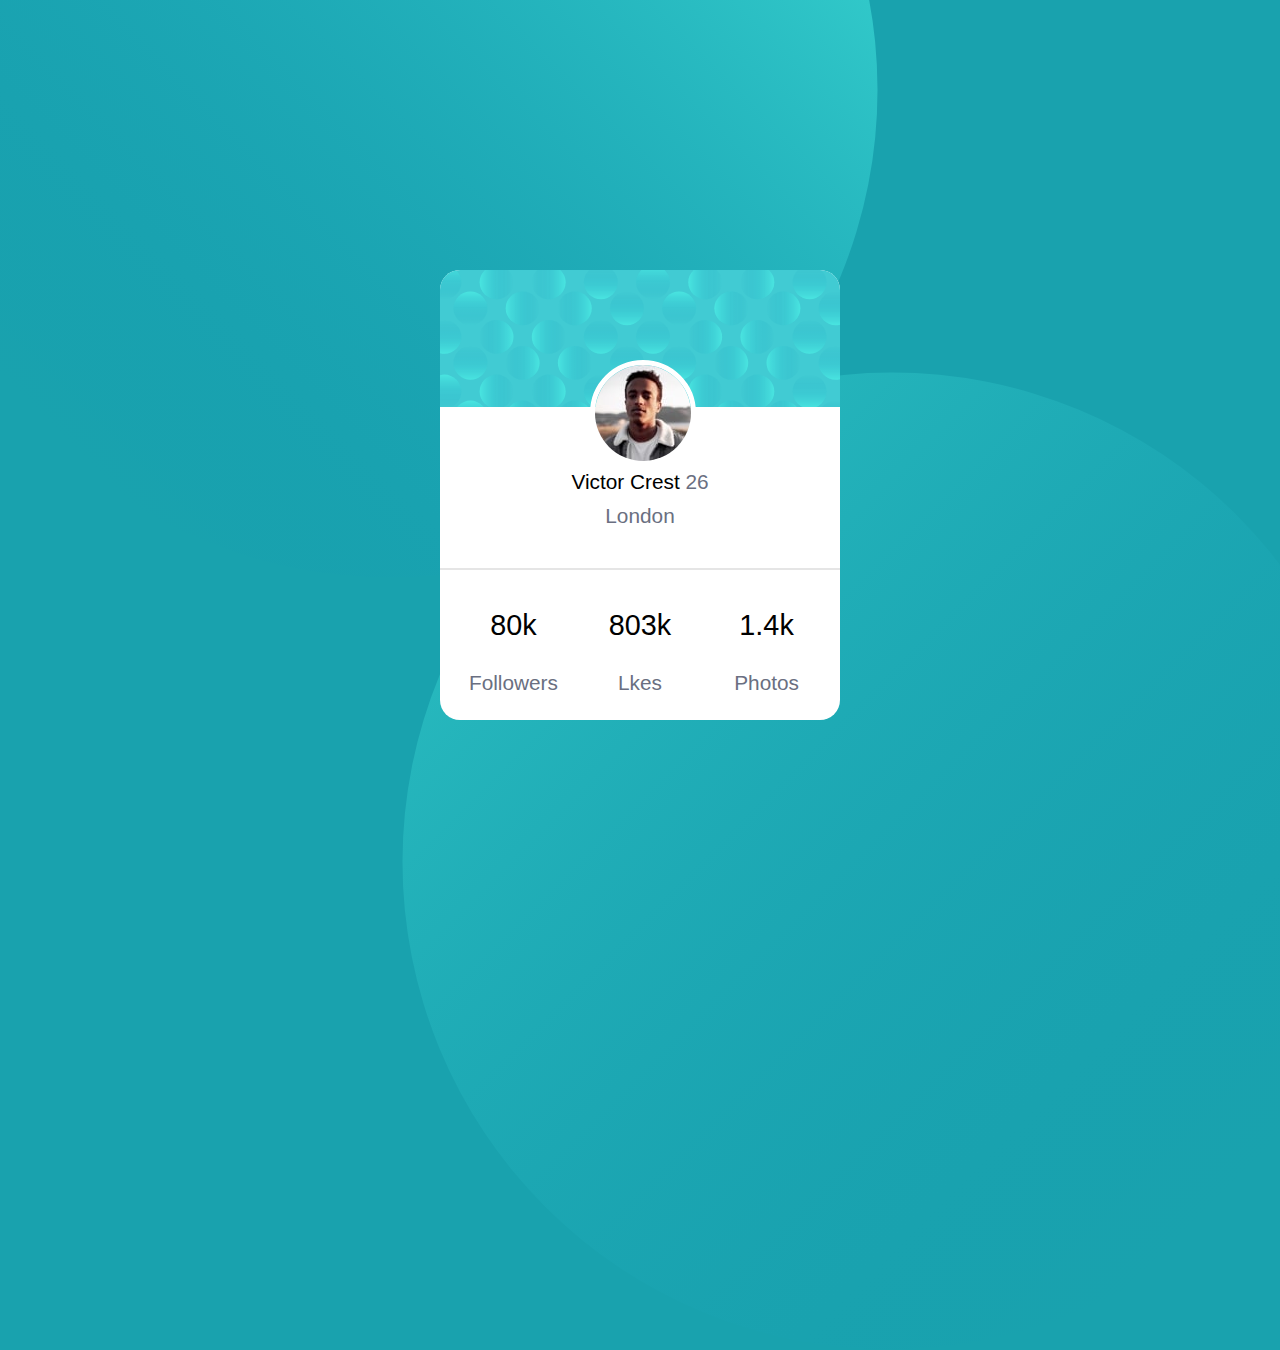
<file: HTML_CSS/card-component/index.html>
<!DOCTYPE html>
<html lang="en">
  <head>
    <meta charset="UTF-8" />
    <meta name="viewport" content="width=device-width, initial-scale=1.0" />
    <link rel="stylesheet" href="css/styles.css" />
    <title>Profile card component</title>
  </head>
  <body>
    <img
      src="./assets/images/top-circle.svg"
      alt=""
      class="bg__img bg__img--top"
    />
    <img
      src="./assets/images/bottom-circle.svg"
      alt=""
      class="bg__img bg__img--bottom"
    />

    <article class="card">
      <header class="card__header">
        <img src="./assets/images/card-pattern.svg" class="card__bg" />
        <img src="./assets/images/victor.jpg" class="card__photo" />
      </header>

      <section class="card__body">
        <p class="card__text">
          Victor Crest <span class="card__text--light">26</span>
        </p>
        <p class="card__text card__text--light">London</p>
      </section>

      <footer class="card__footer">
        <div class="card__stats">
          <p class="card__number">80k</p>
          <p class="card__text card__text--light">Followers</p>
        </div>
        <div class="card__stats">
          <p class="card__number">803k</p>
          <p class="card__text card__text--light">Lkes</p>
        </div>
        <div class="card__stats">
          <p class="card__number">1.4k</p>
          <p class="card__text card__text--light">Photos</p>
        </div>
      </footer>
    </article>
  </body>
</html>
</file>
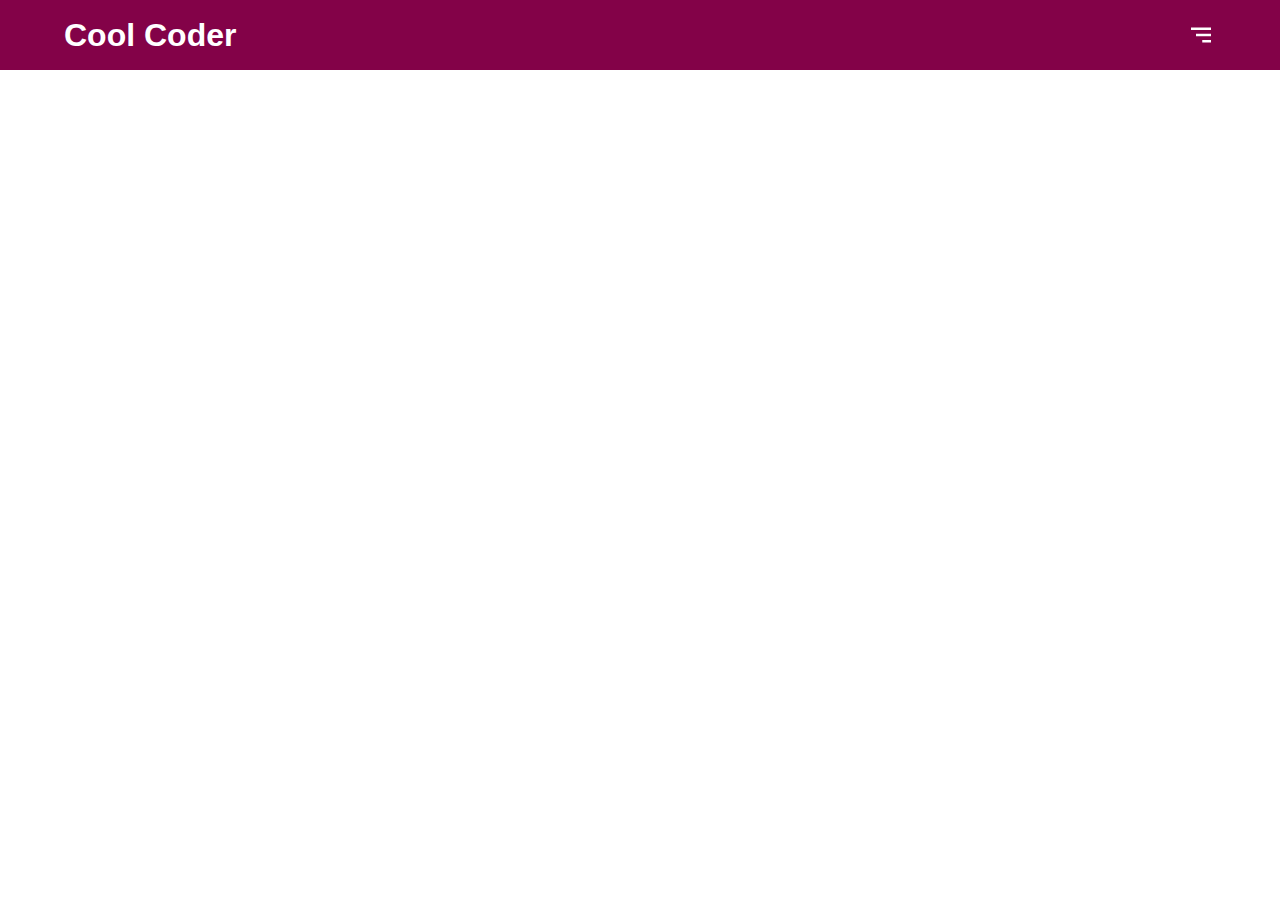
<file: HTML_CSS/Drop-down/index.html>
<!DOCTYPE html>
<html lang="en">
  <head>
    <meta charset="UTF-8" />
    <meta name="viewport" content="width=device-width, initial-scale=1.0" />
    <link rel="stylesheet" href="./assets/styles.css" />
    <title>Dropdown using only modern css</title>
  </head>
  <body>
    <nav class="nav">
      <div class="nav__container">
        <h1 class="nav__title">Cool Coder</h1>
        <a href="#menu" class="nav__menu">
          <img src="./assets/imgs/menu.svg" class="nav__icon" />
        </a>
        <a href="#" class="nav__menu nav__menu--second">
          <img src="./assets/imgs/close.svg" class="nav__icon" />
        </a>
        <ul class="dropdown" id="menu">
          <li class="dropdown__list">
            <a href="#" class="dropdown__link">
              <img
                src="./assets/imgs/house.svg"
                alt=""
                class="dropdown__icon"
              />
              <span class="dropdown__span">Home</span>
            </a>
          </li>

          <li class="dropdown__list">
            <a href="#" class="dropdown__link">
              <img
                src="./assets/imgs/projects.svg"
                alt=""
                class="dropdown__icon"
              />
              <span class="dropdown__span">Projects</span>
              <img src="./assets/imgs/down.svg" class="dropdown__arrow" />
              <input type="checkbox" name="" class="dropdown__check" />
            </a>

            <div class="dropdown__content">
              <ul class="dropdown__sub">
                <li class="dropdown__li">
                  <a href="" class="dropdown__anchor">Project 1</a>
                </li>
                <li class="dropdown__li">
                  <a href="" class="dropdown__anchor">Project 2</a>
                </li>
                <li class="dropdown__li">
                  <a href="" class="dropdown__anchor">Project 3</a>
                </li>
              </ul>
            </div>
          </li>

          <li class="dropdown__list">
            <a href="#" class="dropdown__link">
              <img
                src="./assets/imgs/email.svg"
                alt=""
                class="dropdown__icon"
              />
              <span class="dropdown__span">Email</span>
              <img src="./assets/imgs/down.svg" class="dropdown__arrow" />
              <input type="checkbox" name="" class="dropdown__check" />
            </a>

            <div class="dropdown__content">
              <ul class="dropdown__sub">
                <li class="dropdown__li">
                  <a href="" class="dropdown__anchor">Contact 1</a>
                </li>
                <li class="dropdown__li">
                  <a href="" class="dropdown__anchor">Contact 2</a>
                </li>
              </ul>
            </div>
          </li>

          <li class="dropdown__list">
            <a href="#" class="dropdown__link">
              <img src="./assets/imgs/help.svg" alt="" class="dropdown__icon" />
              <span class="dropdown__span">Help</span>
            </a>
          </li>
        </ul>
      </div>
    </nav>
  </body>
</html>
</file>
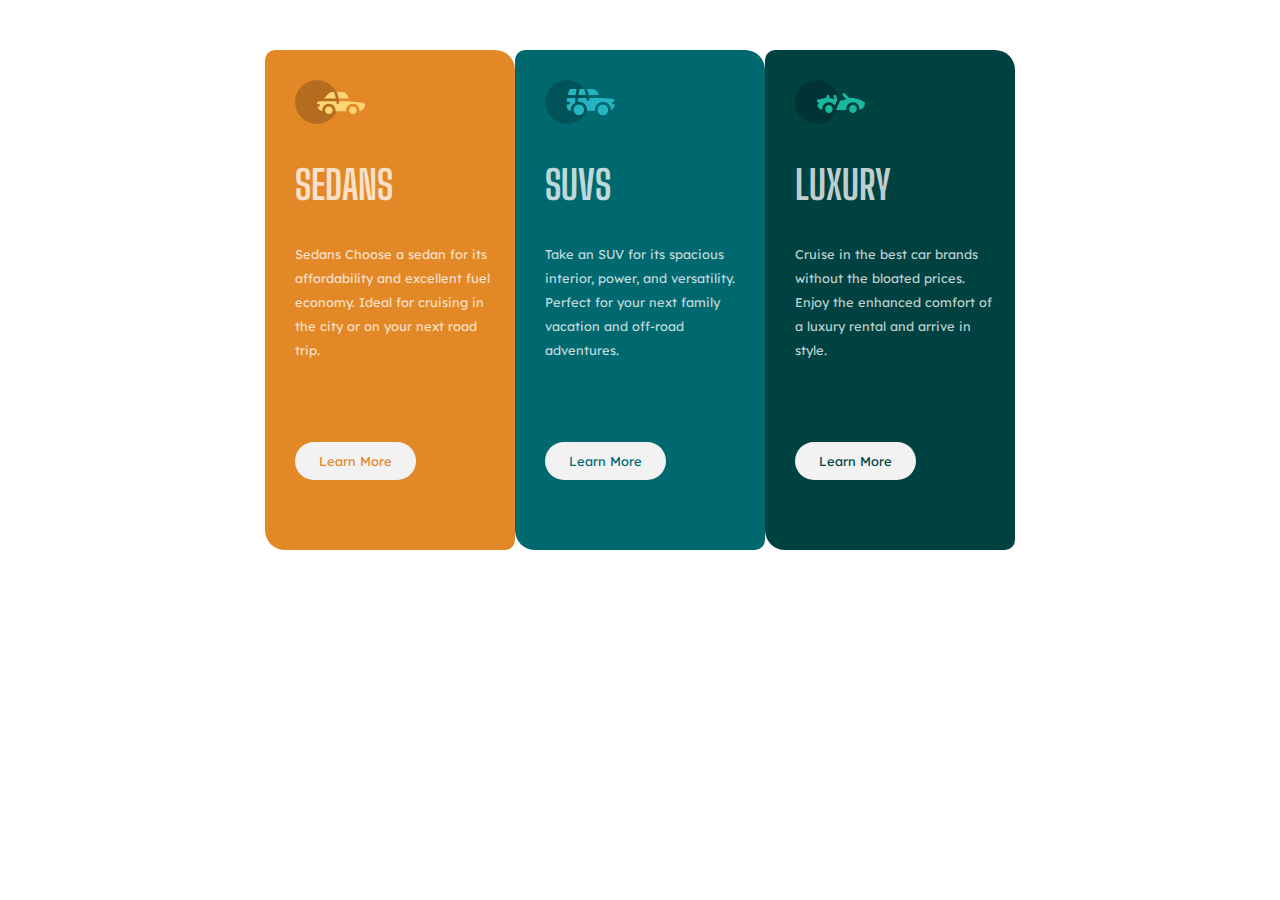
<file: HTML_CSS/frontend mentor/3-column-preview-card-component-main/index.html>
<!DOCTYPE html>
<html lang="en">
  <head>
    <meta charset="UTF-8" />
    <meta name="viewport" content="width=device-width, initial-scale=1.0" />
    <link rel="preconnect" href="https://fonts.googleapis.com" />
    <link rel="preconnect" href="https://fonts.gstatic.com" crossorigin />
    <link
      href="https://fonts.googleapis.com/css2?family=Big+Shoulders+Display:wght@700&family=Lexend+Deca&display=swap"
      rel="stylesheet"
    />
    <link
      rel="icon"
      type="image/png"
      sizes="32x32"
      href="./images/favicon-32x32.png"
    />
    <link rel="stylesheet" href="./assets/styles.css" />

    <title>3-column preview card component</title>
  </head>
  <body>
    <section class="cards">
      <article class="card card--orange">
        <img src="./assets/images/icon-sedans.svg" alt="" class="card__img" />
        <h2 class="card__title">Sedans</h2>
        <p class="card__text">
          Sedans Choose a sedan for its affordability and excellent fuel
          economy. Ideal for cruising in the city or on your next road trip.
        </p>
        <a href="#" class="card__cta card__cta--orange">Learn More</a>
      </article>

      <article class="card card--cyan">
        <img src="./assets/images/icon-suvs.svg" alt="" class="card__img" />
        <h2 class="card__title">SUVs</h2>
        <p class="card__text">
          Take an SUV for its spacious interior, power, and versatility. Perfect
          for your next family vacation and off-road adventures.
        </p>
        <a href="#" class="card__cta card__cta--cyan">Learn More</a>
      </article>

      <article class="card card--dark-cyan">
        <img src="./assets/images/icon-luxury.svg" alt="" class="card__img" />
        <h2 class="card__title">Luxury</h2>
        <p class="card__text">
          Cruise in the best car brands without the bloated prices. Enjoy the
          enhanced comfort of a luxury rental and arrive in style.
        </p>
        <a href="#" class="card__cta card__cta--dark-cyan">Learn More</a>
      </article>
    </section>
  </body>
</html>
</file>
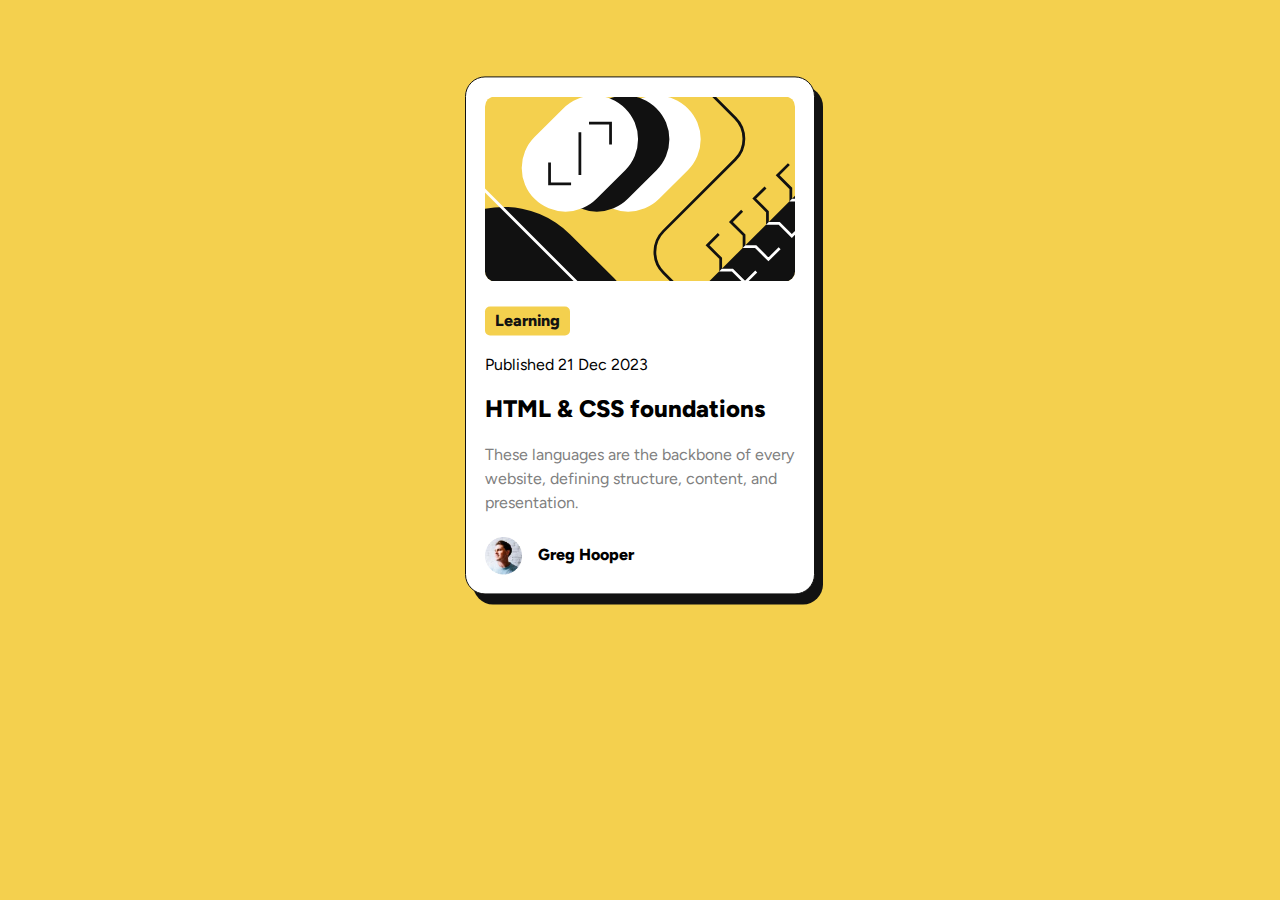
<file: HTML_CSS/frontend mentor/blog-preview-card-main/index.html>
<!DOCTYPE html>
<html lang="en">
  <head>
    <meta charset="UTF-8" />
    <meta name="viewport" content="width=device-width, initial-scale=1.0" />
    <!-- displays site properly based on user's device -->
    <link rel="preconnect" href="https://fonts.googleapis.com" />
    <link rel="preconnect" href="https://fonts.gstatic.com" crossorigin />
    <link
      href="https://fonts.googleapis.com/css2?family=Figtree:wght@300..900&display=swap"
      rel="stylesheet"
    />
    <link
      rel="icon"
      type="image/png"
      sizes="32x32"
      href="./assets/images/favicon-32x32.png"
    />
    <link rel="stylesheet" href="./assets/styles/styles.css" />

    <title>Blog preview card</title>
  </head>
  <body>
    <article class="card">
      <figure class="card__figure">
        <img
          class="card__img"
          src="./assets/images/illustration-article.svg"
          alt=""
        />
      </figure>
      <div class="card__info">
        <a class="card__button" href="#">Learning</a>
        <p class="card__subtitle">Published 21 Dec 2023</p>
        <h2 class="card__title">HTML & CSS foundations</h2>
        <p class="card__text">
          These languages are the backbone of every website, defining structure,
          content, and presentation.
        </p>
      </div>

      <div class="card__profile">
        <img
          class="card__photo"
          src="./assets/images/image-avatar.webp"
          alt=""
        />
        <span class="card__name">Greg Hooper</span>
      </div>
    </article>
  </body>
</html>
</file>
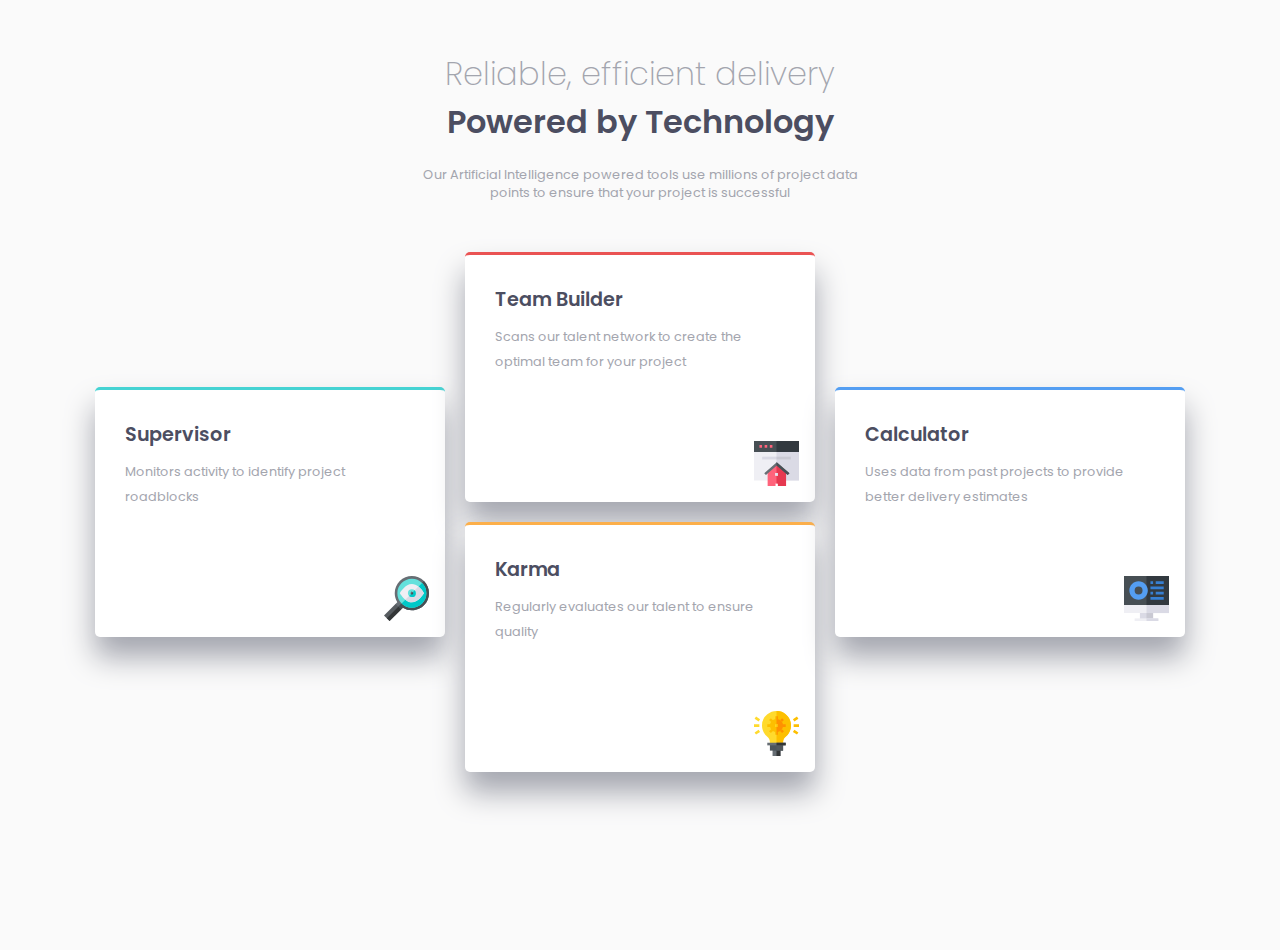
<file: HTML_CSS/frontend mentor/four-card-feature-section-master/index.html>
<!DOCTYPE html>
<html lang="en">
  <head>
    <meta charset="UTF-8" />
    <meta name="viewport" content="width=device-width, initial-scale=1.0" />
    <link
      rel="icon"
      type="image/png"
      sizes="32x32"
      href="./images/favicon-32x32.png"
    />

    <link rel="preconnect" href="https://fonts.googleapis.com" />
    <link rel="preconnect" href="https://fonts.gstatic.com" crossorigin />
    <link
      href="https://fonts.googleapis.com/css2?family=Poppins:wght@200;400;600&display=swap"
      rel="stylesheet"
    />

    <link rel="stylesheet" href="./assets/styles.css" />

    <title>Four card feature section</title>
  </head>
  <body>
    <header class="header">
      <h1>
        <span class="header__title header__title-primary text__thin"
          >Reliable, efficient delivery</span
        >
        <span class="header__title text__bold">Powered by Technology</span>
      </h1>
      <p class="header__subtitle text__thin">
        Our Artificial Intelligence powered tools use millions of project data
        points to ensure that your project is successful
      </p>
    </header>
    <main class="cards">
      <article class="card card__cyan">
        <h2 class="card__title text__bold">Supervisor</h2>
        <p class="card__subtitle text__thin">
          Monitors activity to identify project roadblocks
        </p>
        <img
          src="./assets/images/icon-supervisor.svg"
          alt="supervisor-icon"
          class="card__img"
        />
      </article>

      <div class="cards__secondary">
        <article class="card card__red">
          <h2 class="card__title text__bold">Team Builder</h2>
          <p class="card__subtitle text__thin">
            Scans our talent network to create the optimal team for your project
          </p>
          <img
            src="./assets/images/icon-team-builder.svg"
            alt="icon-team-builder"
            class="card__img"
          />
        </article>
        <article class="card card__orange">
          <h2 class="card__title text__bold">Karma</h2>
          <p class="card__subtitle text__thin">
            Regularly evaluates our talent to ensure quality
          </p>
          <img
            src="./assets/images/icon-karma.svg"
            alt="icon-karma"
            class="card__img"
          />
        </article>
      </div>

      <article class="card card__blue">
        <h2 class="card__title text__bold">Calculator</h2>
        <p class="card__subtitle text__thin">
          Uses data from past projects to provide better delivery estimates
        </p>
        <img
          src="./assets/images/icon-calculator.svg"
          alt="icon-calculator"
          class="card__img"
        />
      </article>
    </main>
  </body>
</html>
</file>
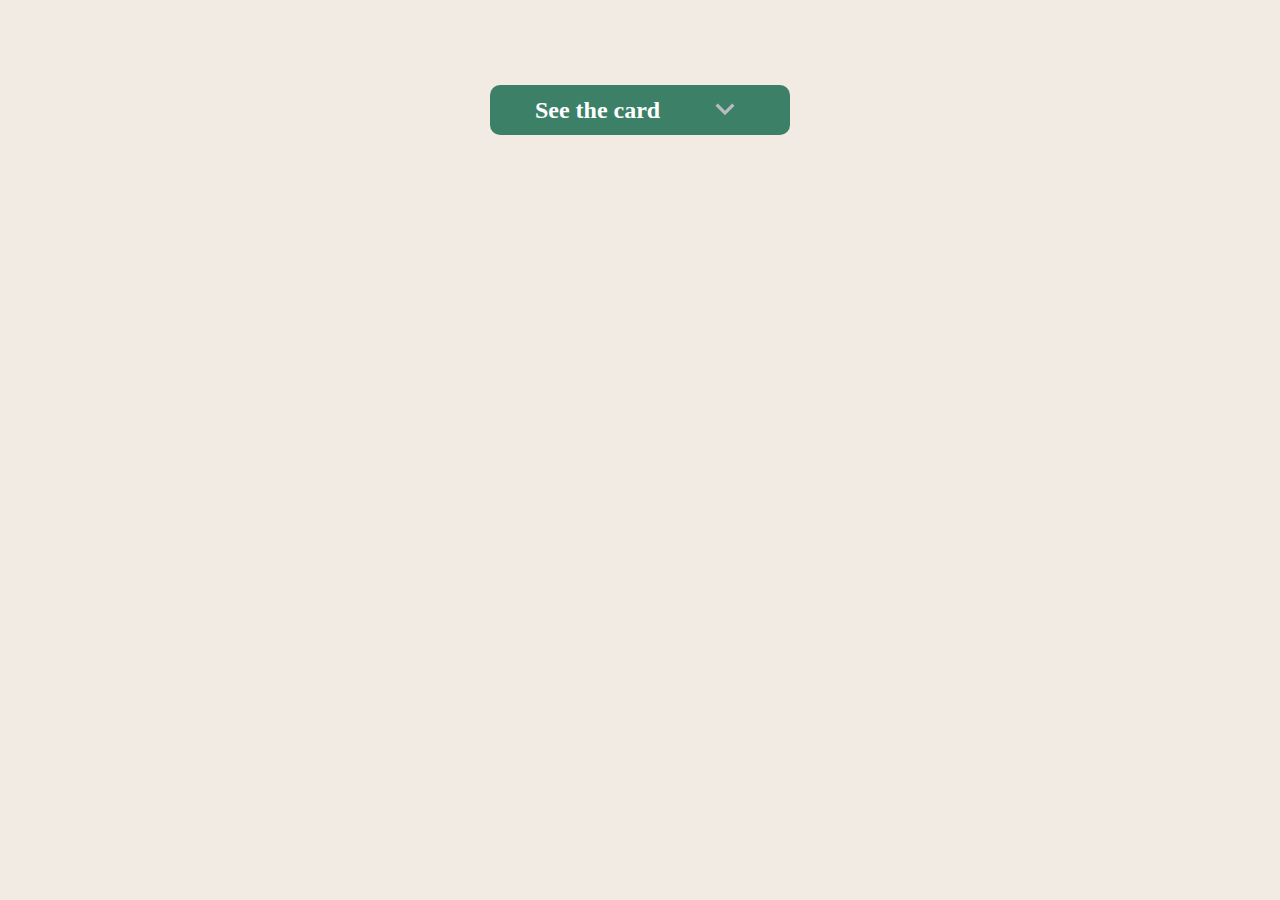
<file: HTML_CSS/frontend mentor/product-preview-2/index.html>
<!DOCTYPE html>
<html lang="en">
  <head>
    <meta charset="UTF-8" />
    <meta name="viewport" content="width=device-width, initial-scale=1.0" />

    <link
      rel="icon"
      type="image/png"
      sizes="32x32"
      href="./images/favicon-32x32.png"
    />

    <link rel="stylesheet" href="./assets/styles.css" />
    <link rel="preconnect" href="https://fonts.googleapis.com" />
    <link rel="preconnect" href="https://fonts.gstatic.com" crossorigin />
    <link
      href="https://fonts.googleapis.com/css2?family=Fraunces:opsz,wght@9..144,700&family=Montserrat:wght@500;700&display=swap"
      rel="stylesheet"
    />

    <title>Product preview card component</title>
  </head>
  <body>
    <div class="dropdown">
      <h2 class="dropdown__text"></h2>
      <a href="#display" class="dropdown__anchor"
        ><img src="./assets/images/down.svg" class="dropdown__icon"
      /></a>
      <a href="#" class="dropdown__anchor dropdown__anchor--close"
        ><img src="./assets/images/close.svg" class="dropdown__icon"
      /></a>
    </div>

    <article class="card" id="display">
      <img
        src="./assets/images/image-product-mobile.jpg"
        alt=""
        class="card__img card__img--mobile"
      />

      <img
        src="./assets/images/image-product-desktop.jpg"
        class="card__img card__img--desktop"
      />
      <div class="card__content">
        <span class="card__span">Perfume</span>
        <h1 class="card__title">Gabrielle Essence Eau De Parfum</h1>
        <p class="card__text">
          A floral, solar and voluptuous interpretation composed by Olivier
          Polge, Perfumer-Creator for the House of CHANEL.
        </p>
        <p class="card__discount">
          $149.99 <span class="card__price">$169.99</span>
        </p>
        <button class="card__button">
          <img
            src="./assets/images/icon-cart.svg"
            alt=""
            class="card__button-img"
          />Add to Cart
        </button>
      </div>
    </article>
  </body>
</html>
</file>
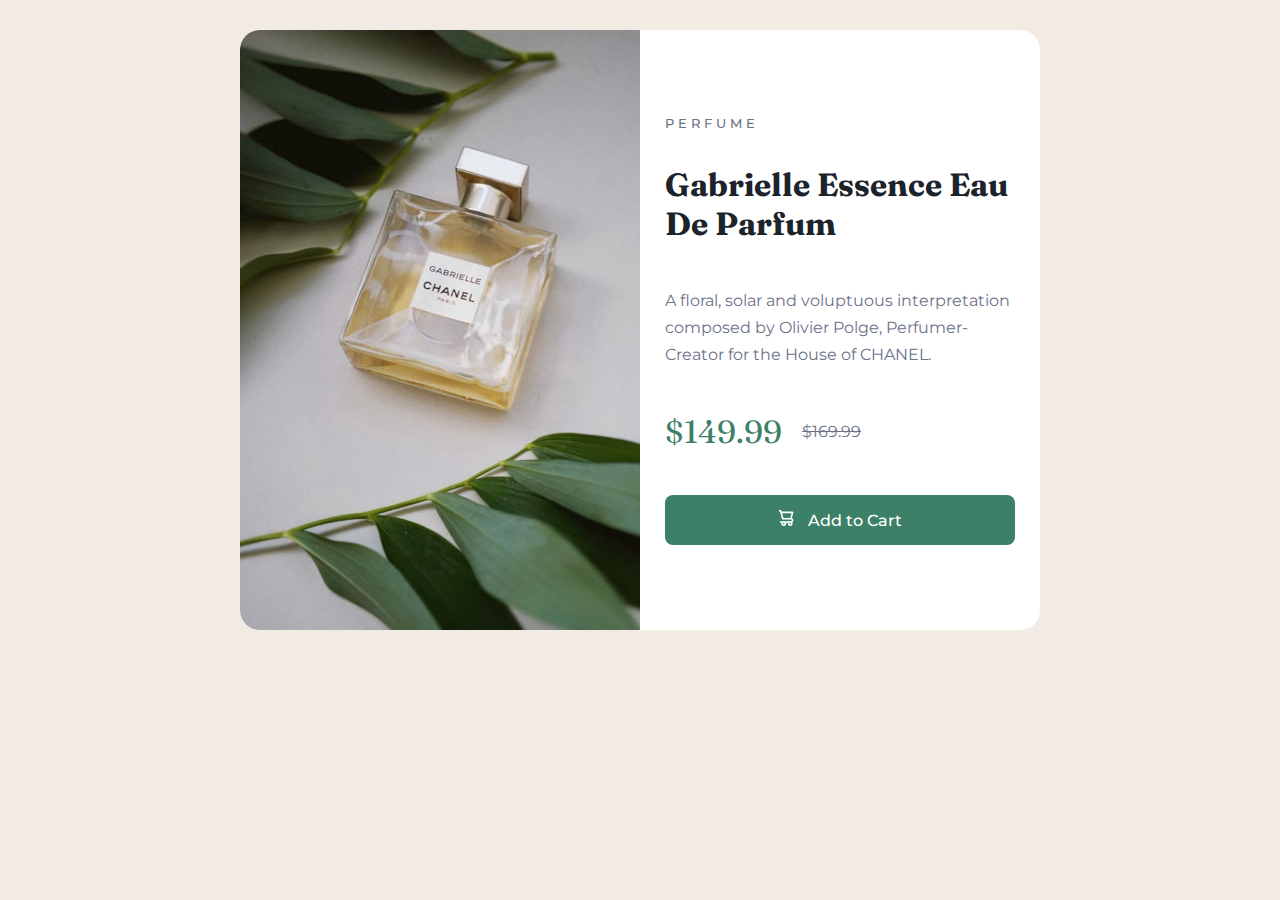
<file: HTML_CSS/frontend mentor/product-preview-card-component-main/index.html>
<!DOCTYPE html>
<html lang="en">
  <head>
    <meta charset="UTF-8" />
    <meta name="viewport" content="width=device-width, initial-scale=1.0" />
    <link rel="stylesheet" href="./styles.css/styles.css" />
    <title>Perfume</title>
  </head>
  <body>
    <main class="card">
      <section class="card-image">
        <img
          class="card-image__mobile"
          src="./images/image-product-mobile.jpg"
          alt=""
        />
        <img
          class="card-image__desktop"
          src="./images/image-product-desktop.jpg"
          alt=""
        />
      </section>

      <section class="card-info">
        <h2>Perfume</h2>
        <h1>Gabrielle Essence Eau De Parfum</h1>
        <p class="card-info_description">
          A floral, solar and voluptuous interpretation composed by Olivier
          Polge, Perfumer-Creator for the House of CHANEL.
        </p>

        <div class="card-info__price">
          <span class="card-info__discount">$149.99</span>
          <span class="card-info__old-price">$169.99</span>
        </div>

        <button>
          <img src="./images/icon-cart.svg" alt="" />
          Add to Cart
        </button>
      </section>
    </main>
  </body>
</html>
</file>
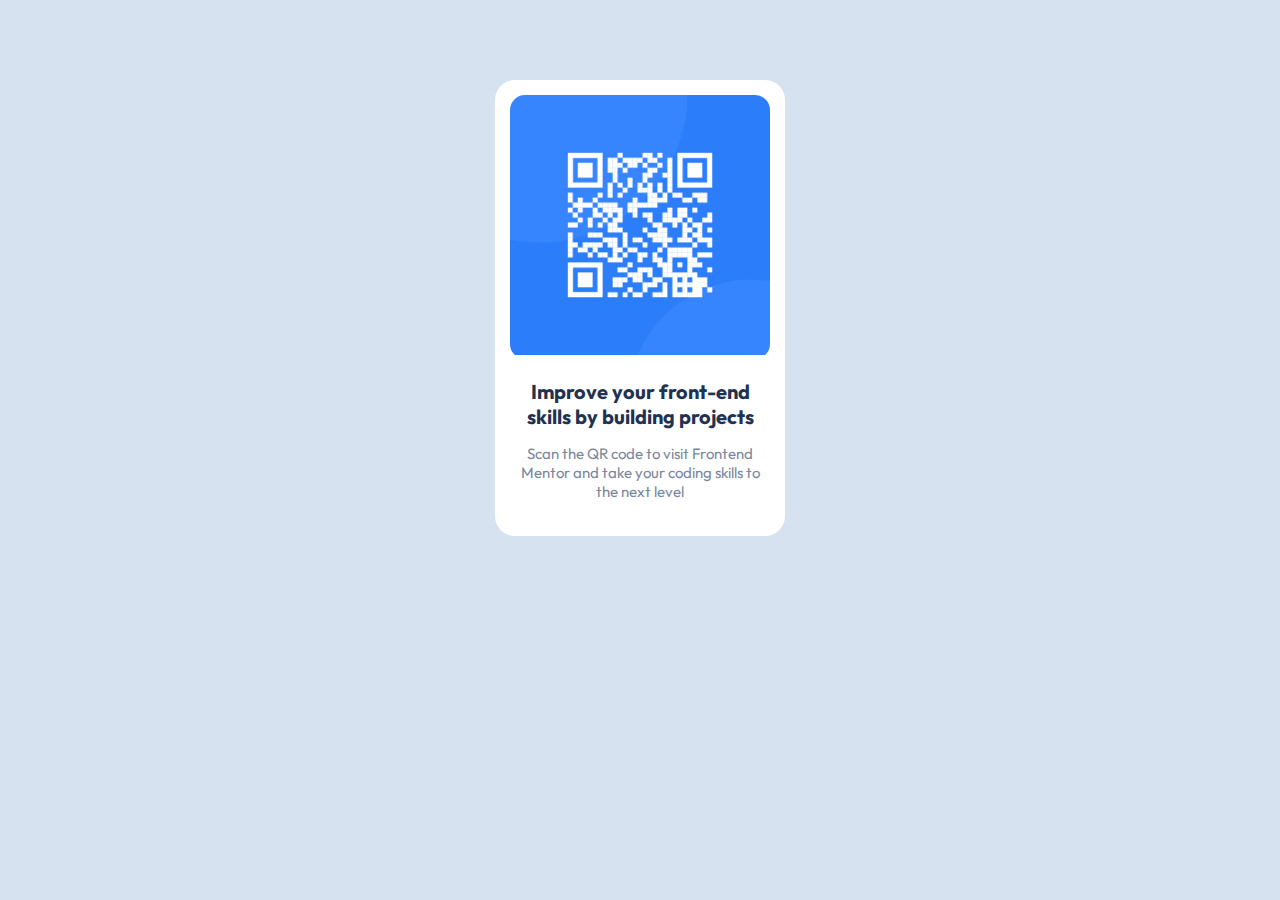
<file: HTML_CSS/frontend mentor/qr-code-component-main/index.html>
<!DOCTYPE html>
<html lang="en">
  <head>
    <meta charset="UTF-8" />
    <meta name="viewport" content="width=device-width, initial-scale=1.0" />
    <link
      rel="icon"
      type="image/png"
      sizes="32x32"
      href="./images/favicon-32x32.png"
    />
    <link rel="stylesheet" href="styles.css" />
    <title>QR code component</title>
  </head>
  <body>
    <main class="card">
      <section class="card-image">
        <img src="./images/image-qr-code.png" alt="QR code" />
      </section>
      <section class="card-info">
        <h1>Improve your front-end skills by building projects</h1>
        <p>
          Scan the QR code to visit Frontend Mentor and take your coding skills
          to the next level
        </p>
      </section>
    </main>
  </body>
</html>
</file>
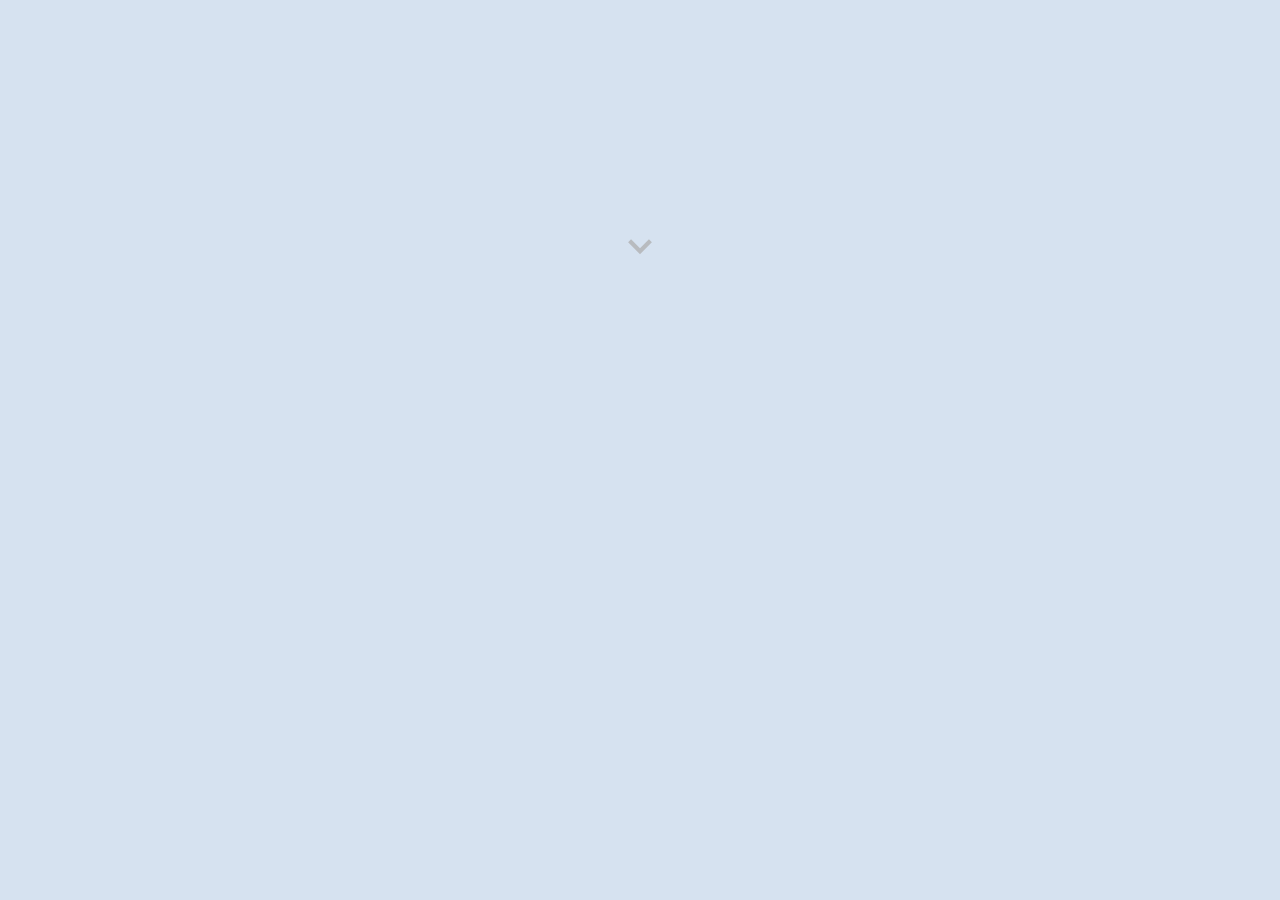
<file: HTML_CSS/frontend mentor/qr-con-dropdown/index.html>
<!DOCTYPE html>
<html lang="en">
  <head>
    <meta charset="UTF-8" />
    <meta name="viewport" content="width=device-width, initial-scale=1.0" />
    <link rel="stylesheet" href="./assets/styles.css" />
    <link
      rel="icon"
      type="image/png"
      sizes="32x32"
      href="./images/favicon-32x32.png"
    />

    <title>Frontend Mentor | QR code component</title>
  </head>
  <body>
    <main class="main">
      <div class="dropdown">
        <!-- <h2 class="dropdown__title">Show the card</h2> -->
        <a href="#qr" class="dropdown__menu"
          ><img src="./assets/images/down.svg" class="dropdown__icon"
        /></a>
        <a href="#" class="dropdown__menu dropdown__menu--second"
          ><img src="./assets/images/close.svg" class="dropdown__icon"
        /></a>
        <!-- <ul class="dropdown__ul" id="menu"></ul> -->
      </div>
      <article class="card" id="qr">
        <img src="./assets/images/image-qr-code.png" class="card__img" />
        <section class="card__info">
          <h2 class="card__title">
            Improve your front-end skills by building projects
          </h2>
          <p class="card__text">
            Scan the QR code to visit Frontend Mentor and take your coding
            skills to the next level.
          </p>
        </section>
      </article>

      <!-- <a class="content" href="#"></a> -->
    </main>
    <!-- Prueba 2 -->
  </body>
</html>
</file>
<file: HTML_CSS/card-component/css/styles.css>
/*
  Color de fondo: hsl(185, 75%, 39%)
  Color del texto gris: hsl(227, 10%, 46%)
 */

:root {
  --bgc: hsl(185, 75%, 39%);
  --gray: hsl(227, 10%, 46%);
}

* {
  margin: 0;
  padding: 0;
  box-sizing: border-box;
}
body {
  background-color: var(--bgc);
  font-family: sans-serif;
  font-size: 1.3rem;
}

.bg__img {
  position: absolute;
}

.bg__img--top {
  top: -400px;
  left: -100px;
}
.bg__img--bottom {
  bottom: -450px;
  right: -100px;
}
.card {
  position: relative;
  top: 30vh;
  width: 400px;
  height: 450px;
  margin: 0 auto;
  background-color: #fff;
  border-radius: 20px;
  overflow: hidden;
}

.card__header {
  position: relative;
  height: 120px;
  text-align: center;
}

.card__bg {
  position: absolute;
  top: 0;
  left: 0;
  width: 100%;
}
.card__photo {
  position: absolute;
  top: 90px;
  left: 150px;
  border-radius: 50%;
  border: 5px solid #fff;
  background-color: #fff;
}

.card__body {
  /* background-color: wheat; */
  position: absolute;
  top: 200px;
  width: 100%;
  height: 100px;
  text-align: center;
  border-bottom: 2px solid rgb(0 0 0/0.1);
}
.card__text {
  margin-bottom: 0.5em;
}
.card__text--light {
  color: var(--gray);
}

.card__footer {
  position: absolute;
  /* background-color: gold; */
  bottom: 15px;
  width: 100%;
  text-align: center;
}

.card__stats {
  display: inline-block;
  margin: 0 0.5em;
  width: 100px;
  text-align: center;
}

.card__number {
  margin-bottom: 1em;
  font-size: 1.8rem;
}
</file>
<file: HTML_CSS/Drop-down/assets/styles.css>
* {
  margin: 0;
  padding: 0;
  box-sizing: border-box;
}

body {
  font-family: Arial, "Helvetica Neue", Helvetica, sans-serif;
}

.nav {
  background-color: #830248;

  --img1: scale(1);
  --img2: scale(0);
}

/* Me permite saber cuando un padre tiene un elemento en especifico */
/* La clase .nav tiene un hijo con la clase .dropdown y con pseudoclase target?  "target" indica si ha apuntado por anclas o enlaces a un elemento especifico*/
.nav:has(.dropdown:target) {
  --img1: scale(0);
  --img2: scale(1);
  --clip: inset(0 0 0 0);
}
.nav__container {
  width: 90%;
  margin: 0 auto;
  height: 70px;

  display: grid;
  grid-template-columns: max-content max-content;
  grid-template-areas: "title img";
  justify-content: space-between;
  align-items: center;

  overflow: hidden;
}

.nav__title {
  color: #fff;
  grid-area: title;
}

.nav__menu {
  grid-area: img;
  position: relative;
  z-index: 10;

  transform: var(--img1);
}

.nav__menu--second {
  transform: var(--img2);
}

.nav__icon {
  width: 30px;
  display: block;
}

.dropdown {
  position: absolute;
  background-color: #000;
  width: 75%;
  max-width: 300px;
  right: 0;
  top: 0;
  bottom: 0;
  padding: 1em;

  display: grid;
  align-content: center;
  gap: 1rem;

  /* Para que se cree un scroll hacia abajo si el contenido de nuestro dropdown es mas grande que el alto del navegador */
  overflow-y: auto;

  /* https://bennettfeely.com/clippy/ */
  /* Lo usamos para desaparecer el dropdow, seleccione una figura tipo inset y puse todas las aristas en la parte superio derecha */
  clip-path: var(--clip, inset(0 0 100% 100%));
  transition: clip-path 0.5s;
}

.dropdown__list {
  list-style: none;
}

.dropdown__link {
  color: rgb(184, 187, 191);
  padding: 1em 0.7em;
  text-decoration: none;

  display: flex;
  align-items: center;
  gap: 0.6rem;

  position: relative;
  background-color: var(--bg, transparent);
  border-radius: 6px;
}

.dropdown__list:has(:checked) {
  --rows: 1fr;
  --rotate: rotate(180deg);
  --bg: #28303b;
}

.dropdown__check {
  position: absolute;
  width: 100%;
  height: 100%;
  opacity: 0;
  cursor: pointer;
}

.dropdown__arrow {
  margin-left: auto;
  /* Si no encuentras la variable rotate tu valor sera de 0 */
  transform: var(--rotate, 0);
  transition: 0.2s transform;
}

.dropdown__content {
  display: grid;
  /* var(--rows, 0rf) que busque la custom property rows si no la encuentra que el valor sea de cero */
  grid-template-rows: var(--rows, 0fr);
  transition: 0.3s grid-template-rows;
}

.dropdown__sub {
  overflow: hidden;
}

.dropdown__li {
  width: 85%;
  list-style: none;
  margin-left: auto;
}

.dropdown__anchor {
  display: block;
  padding: 1em 0;
  color: #b6babe;
  text-decoration: none;
}
</file>
<file: HTML_CSS/frontend mentor/3-column-preview-card-component-main/assets/styles.css>
* {
  box-sizing: border-box;
}

:root {
  --bright-orange: hsl(31, 77%, 52%);
  --dark-cyan: hsl(184, 100%, 22%);
  --very-dark-cyan: hsl(179, 100%, 13%);
  --transparent-white: hsla(0, 0%, 100%, 0.75);
  --very-light-gray: hsl(0, 0%, 95%);
  --big-shoulders-display: "Big Shoulders Display", sans-serif;
  --lexen-deca: "Lexend Deca", sans-serif;
}

.cards {
  width: 90%;
  height: max-content;
  margin: 50px auto;
  /* background-color: aqua; */
  text-align: center;
  font-size: 0;
}

.card {
  width: 250px;
  height: 500px;
  display: inline-block;
  padding: 30px;
  padding-right: 0;
  text-align: left;
  font-size: 1rem;
  font-family: var(--lexen-deca);
  color: var(--transparent-white);
  position: relative;
}

.card__img {
  width: 70px;
}

.card__title {
  font-family: var(--big-shoulders-display);
  font-size: 2.5rem;
  text-transform: uppercase;
}

.card__text {
  width: 200px;
  line-height: 1.5rem;
  font-size: 0.8rem;
}

.card--orange {
  background-color: var(--bright-orange);
  border-radius: 10px 20px 10px 20px;
}

.card--cyan {
  background-color: var(--dark-cyan);
  border-radius: 10px 20px 10px 20px;
}

.card--dark-cyan {
  background-color: var(--very-dark-cyan);
  border-radius: 10px 20px 10px 20px;
}

.card__cta {
  text-decoration: none;
  position: absolute;
  bottom: 70px;
  padding: 0.7rem 1.5rem;
  border-radius: 2rem;
  font-size: 0.8rem;
  background-color: var(--very-light-gray);
}

.card__cta:hover {
  cursor: pointer;
  background-color: transparent;
  border: 2px solid var(--transparent-white);
  color: var(--transparent-white);
}

.card__cta--orange {
  color: var(--bright-orange);
}

.card__cta--cyan {
  color: var(--dark-cyan);
}

.card__cta--dark-cyan {
  color: var(--very-dark-cyan);
}
</file>
<file: HTML_CSS/frontend mentor/blog-preview-card-main/assets/styles/styles.css>
* {
  margin: 0;
  padding: 0;
  box-sizing: border-box;
}

:root {
  --yellow: hsl(47, 88%, 63%);
  --white: hsl(0, 0%, 100%);
  --grey: hsl(0, 0%, 50%);
  --black: hsl(0, 0%, 7%);
}

body {
  font-family: "Figtree", sans-serif;
  background-color: var(--yellow);
}

.card {
  position: absolute;
  top: 20%;
  left: 50%;
  transform: translate(-50%, -20%);
  width: 350px;
  margin: 0 auto;
  background-color: var(--white);
  padding: 1.2rem;
  border-radius: 20px;
  border: 1px solid var(--black);
  box-shadow: 8px 10px 0px 0px var(--black);
  display: flex;
  flex-direction: column;
  gap: 1.3rem;
}

.card__img {
  width: 100%;
  border-radius: 10px;
}

.card__info {
  display: flex;
  flex-direction: column;
  gap: 20px;

  .card__button {
    display: inline-block;
    width: max-content;
    padding: 5px 10px;
    text-decoration: none;
    color: var(--black);
    background-color: var(--yellow);
    font-weight: 800;
    border-radius: 5px;
  }

  .card__subtitle {
    font-weight: 400;
  }

  .card__title {
    &:hover {
      color: var(--yellow);
      cursor: pointer;
    }
    font-weight: 800;
  }

  .card__text {
    color: var(--grey);
    line-height: 1.5rem;
  }
}

.card__profile {
  display: flex;
  align-items: center;
  gap: 1rem;

  .card__photo {
    width: 12%;
  }

  .card__name {
    font-weight: 800;
  }
}
</file>
<file: HTML_CSS/frontend mentor/four-card-feature-section-master/assets/styles.css>
* {
  margin: 0;
  padding: 0;
  box-sizing: border-box;
}

:root {
  --red: hsl(0, 78%, 62%);
  --cyan: hsl(180, 62%, 55%);
  --orange: hsl(34, 97%, 64%);
  --blue: hsl(212, 86%, 64%);
  --very-dark-blue: hsl(234, 12%, 34%);
  --grayish-blue: hsl(229, 6%, 66%);
  --very-light-gray: hsl(0, 0%, 98%);
  --poppins: "Poppins", sans-serif;
}

body {
  font-family: var(--poppins);
  text-align: center;
  background-color: var(--very-light-gray);
  width: 350px;
  height: 1100px;
  margin: 0 auto;
  font-weight: 400;
}

.header {
  /* background-color: aqua; */
  padding: 50px;
}

.header__title {
  display: block;
  font-size: 1.2rem;
}

.header__title-primary {
  font-weight: 200;
}

.text__thin {
  color: var(--grayish-blue);
}
.text__bold {
  font-weight: 600;
  color: var(--very-dark-blue);
}

.header__subtitle {
  margin-top: 20px;
  font-size: 0.8rem;
}

.cards {
  margin: 0 auto;
  width: 250px;
  display: flex;
  flex-direction: column;
  gap: 20px;
}

.card {
  background-color: #fff;
  padding: 20px;
  height: 180px;
  position: relative;
  border-radius: 5px;
  box-shadow: 0 20px 30px var(--grayish-blue);
}

.card__title,
.card__subtitle {
  text-align: left;
}

.card__title {
  font-size: 1rem;
}

.card__subtitle {
  font-size: 0.7rem;
}

.card__img {
  position: absolute;
  bottom: 1em;
  right: 1em;
  width: 45px;
}

.cards__secondary {
  display: flex;
  flex-direction: column;
  gap: 20px;
}

.card__cyan {
  border-top: 3px solid var(--cyan);
}

.card__red {
  border-top: 3px solid var(--red);
}

.card__orange {
  border-top: 3px solid var(--orange);
}

.card__blue {
  border-top: 3px solid var(--blue);
}

@media (min-width: 1200px) {
  body {
    width: 100vw;
    height: 100vh;
  }
  .header {
    padding: 0;
    /* background-color: beige; */
    width: 450px;
    margin: 50px auto;
  }

  .header__title {
    font-size: 2rem;
  }
  .cards {
    /* background-color: aqua; */
    flex-direction: row;
    align-items: center;
    justify-content: center;
    width: 1200px;
  }

  .card {
    width: 350px;
    height: 250px;
    padding: 30px;
  }

  .card__title {
    font-size: 1.2rem;
  }
  .card__subtitle {
    padding-top: 10px;
    font-size: 0.8rem;
    line-height: 25px;
  }
}
</file>
<file: HTML_CSS/frontend mentor/product-preview-2/assets/styles.css>
* {
  margin: 0;
  padding: 0;
  box-sizing: border-box;
}

body {
  background-color: var(--cream);
  --img1: scale(1);
  --img2: scale(0);
}

body:has(.card:target) {
  --img1: scale(0);
  --img2: scale(1);
  --clip: inset(0 0 0 0);
  --show: "Close Card";
}

:root {
  --dark-cyan: hsl(158, 36%, 37%);
  --cream: hsl(30, 38%, 92%);
  --dark-blue: hsl(212, 21%, 14%);
  --grayish-blue: hsl(228, 12%, 48%);
  --white: hsl(0, 0%, 100%);
  --fraunces: "Fraunces", serif;
  --montserrat: "Montserrat", sans-serif;
}

.dropdown {
  background-color: var(--dark-cyan);
  border-radius: 10px;
  color: var(--white);
  position: absolute;
  top: 10%;
  left: 50%;
  transform: translate(-50%, -10%);
  width: 300px;
  height: 50px;
  display: grid;
  grid-template-columns: max-content max-content;
  grid-template-areas: "title img";
  justify-content: space-evenly;
  align-items: center;
}

.dropdown__text::before {
  content: var(--show, "See the card");
  grid-area: title;
}

.dropdown__anchor {
  grid-area: img;
  transform: var(--img1);
}

.dropdown__anchor--close {
  transform: var(--img2);
}

.dropdown__icon {
  width: 40px;
}

.card {
  position: absolute;
  top: 50%;
  left: 50%;
  transform: translate(-50%, -50%);
  width: 300px;
  border-radius: 15px;
  overflow: hidden;
  background-color: var(--white);

  clip-path: var(--clip, inset(0 0 100% 0));
  transition: 0.5s;
}

.card__img {
  width: 100%;
}

.card__img--desktop {
  display: none;
}

.card__content {
  background-color: var(--white);
  padding: 20px;
}

.card__span,
.card__text,
.card__price,
.card__button {
  color: var(--grayish-blue);
  font-family: var(--montserrat);
}

.card__title,
.card__discount {
  font-family: var(--fraunces);
  font-size: 1.8rem;
  font-weight: 700;
}

.card__span {
  text-transform: uppercase;
  letter-spacing: 5px;
  font-weight: 700;
  font-size: 10px;
}

.card__title {
  color: var(--dark-blue);
  line-height: 1;
  margin: 10px 0;
}

.card__text {
  line-height: 1.8;
  font-size: 12px;
  font-weight: 500;
  margin-bottom: 20px;
}

.card__discount {
  color: var(--dark-cyan);
  position: relative;
  margin-bottom: 15px;
}

.card__price {
  position: absolute;
  top: 50%;
  left: 50%;
  transform: translate(0, -50%);
  font-size: 11px;
  font-weight: 500;
  text-decoration: line-through;
}

.card__button {
  width: 100%;
  color: var(--white);
  padding: 15px 0;
  border-radius: 10px;
  background-color: var(--dark-cyan);
  border: none;
  position: relative;
}

.card__button-img {
  position: absolute;
  top: 40%;
  left: 28%;
  transform: translate(-40%, -28%);
}

@media (min-width: 1200px) {
  .card__img--desktop {
    display: block;
  }
  .card__img--mobile {
    display: none;
  }

  .card {
    min-width: 700px;
    display: grid;
    grid-template-columns: 1fr 1fr;
  }
  .card__title,
  .card__discount {
    font-family: var(--fraunces);
    font-size: 3rem;
  }
  .card__span {
    letter-spacing: 5px;
    font-size: 0.8rem;
  }

  .card__title {
    margin: 20px 0;
  }
  .card__text {
    line-height: 1.8;
    font-size: 1rem;
    margin-bottom: 20px;
  }
  .card__price {
    position: absolute;
    top: 50%;
    left: 65%;
    font-size: 1rem;
  }

  .card__discount {
    margin-bottom: 20px;
  }

  .card__button {
    padding: 20px 0;
  }
}
</file>
<file: HTML_CSS/frontend mentor/product-preview-card-component-main/styles.css/styles.css>
@import url("https://fonts.googleapis.com/css2?family=Fraunces:wght@700&family=Montserrat:wght@500;700&display=swap");

/* 
:root {
    --Darkcyan: hsl(158, 36%, 37%);
    --Cream: hsl(30, 38%, 92%);
    --Verydarkblue: hsl(212, 21%, 14%);
    --Darkgrayishblue: hsl(228, 12%, 48%);
    --White: hsl(0, 0%, 100%);
}

background-color: var(--Cream);

@media (min-width: 700px) {}
*/

/* 
font-family: 'Fraunces', serif;
font-family: 'Montserrat', sans-serif;
*/
* {
  margin: 0;
  padding: 0;
  box-sizing: border-box;
}

body {
  background-color: hsl(30, 38%, 92%);
}

.card {
  max-width: 375px;
  margin: 30px auto;
  border-radius: 20px;
  overflow: hidden;
  background-color: hsl(0, 0%, 100%);
  display: flex;
  flex-direction: column;
}

.card-image__desktop {
  display: none;
}

.card-image__mobile {
  width: 100%;
}

.card-info {
  padding: 25px 25px;
}

.card-info h2 {
  padding-bottom: 10px;
  color: hsl(228, 12%, 48%);
  font-family: "Montserrat", sans-serif;
  font-size: small;
  font-weight: 500;
  text-transform: uppercase;
  letter-spacing: 4px;
}

h1 {
  font-family: "Fraunces", serif;
  font-size: 2rem;
  font-weight: 700;
  color: hsl(212, 21%, 14%);
}

.card-info_description {
  color: hsl(228, 12%, 48%);
  font-family: "Montserrat", sans-serif;
  font-size: 1em;
  margin: 20px 0;
  line-height: 1.7;
}

.card-info__price {
  display: flex;
  align-items: center;
  gap: 20px;
  margin-bottom: 20px;
}

.card-info__discount {
  color: hsl(158, 36%, 37%);
  font-family: "Fraunces", serif;
  font-size: 2em;
}

.card-info__old-price {
  font-family: "Montserrat", sans-serif;
  color: hsl(228, 12%, 48%);
  text-decoration: line-through;
}

.card-info button {
  width: 100%;
  height: 50px;
  color: hsl(0, 0%, 100%);
  font-size: 1em;
  font-family: "Montserrat", sans-serif;
  font-weight: 500;
  border: none;
  border-radius: 8px;
  background-color: hsl(158, 36%, 37%);
}

.card-info button:hover {
  background-color: hsl(158, 37%, 20%);
  cursor: pointer;
}

.card-info button img {
  margin-right: 10px;
}

@media (min-width: 700px) {
  .card {
    flex-direction: row;
    max-width: 800px;
  }
  .card-image__mobile {
    display: none;
  }
  .card-image__desktop {
    display: block;
    width: 400px;
  }
  .card-info {
    width: 400px;
    display: flex;
    flex-direction: column;
    justify-content: center;
    gap: 1.5rem;
  }
}
</file>
<file: HTML_CSS/frontend mentor/qr-code-component-main/styles.css>
@import url("https://fonts.googleapis.com/css2?family=Outfit:wght@400;700&display=swap");

:root {
  --outfit: "Outfit", sans-serif;
  --white: hsl(0, 0%, 100%);
  --light-gray: hsl(212, 45%, 89%);
  --grayish-blue: hsl(220, 15%, 55%);
  --dark-blue: hsl(218, 44%, 22%);
}

* {
  margin: 0;
  padding: 0;
  box-sizing: border-box;
}

body {
  background-color: var(--light-gray);
  font-family: var(--outfit);
  display: flex;
  justify-content: center;
}

img {
  width: 100%;
}

.card {
  background-color: var(--white);
  width: 290px;
  /* margin: auto; */
  padding: 15px;
  border-radius: 20px;
  margin-top: 80px;
}

.card-image {
  border-radius: 15px;
  overflow: hidden;
}

.card-info {
  margin: 20px 0;
  text-align: center;
}

.card-info h1 {
  font-size: 20px;
  font-weight: 700;
  margin-bottom: 15px;
  color: var(--dark-blue);
}

.card-info p {
  font-size: 15px;
  color: var(--grayish-blue);
}
</file>
<file: HTML_CSS/frontend mentor/qr-con-dropdown/assets/styles.css>
@import url("https://fonts.googleapis.com/css2?family=Outfit:wght@400;700&display=swap");

* {
  margin: 0;
  padding: 0;
  box-sizing: border-box;
}

:root {
  --white: hsl(0, 0%, 100%);
  --light-gray: hsl(212, 45%, 89%);
  --grayish-blue: hsl(220, 15%, 55%);
  --dark-blue: hsl(218, 44%, 22%);
  --outfit: "Outfit", sans-serif;
}

body {
  /* width: 100vw; */
  height: 100vh;
  font-family: var(--outfit);
  display: flex;
  flex-direction: column;
  justify-content: center;
  align-items: center;
  gap: 30px;
  background-color: var(--light-gray);

  /* position: relative; */
}

/* .button {
  background-color: var(--dark-blue);
  color: var(--white);
  padding: 10px;
  border-radius: 10px;
  border: none;
  cursor: pointer;
} */
.main {
  --img1: scale(1);
  --img2: scale(0);
}

.main:has(.card:target) {
  --img1: scale(0);
  --img2: scale(1);
  --clip: inset(0 0 0 0);
  --close: "Close card";
}

.dropdown {
  width: 250px;
  margin-bottom: 10px;
  /* background-color: var(--white); */
  display: grid;
  grid-template-columns: max-content;
  grid-template-areas: "img";
  justify-content: center;
  align-items: center;

  overflow: hidden;
  /* --img1: scale(1);
  --img2: scale(0); */
}

/* .dropdown:has(.dropdown__ul:target) {
  --img1: scale(0);
  --img2: scale(1);
} */

/* .dropdown__title {
  grid-area: title;
} */

.dropdown__menu {
  grid-area: img;
  position: relative;
  z-index: 10;

  transform: var(--img1);
}

.dropdown__menu--second {
  transform: var(--img2);
}

.dropdown__icon {
  width: 50px;
  display: block;
}

.card {
  /* position: absolute;
  top: 50%;
  left: 50%;
  transform: translate(-50%, -50%); */
  background-color: var(--white);
  width: 250px;
  height: 400px;
  border-radius: 10px;

  clip-path: var(--clip, inset(50% 52% 50% 48%));
  transition: 0.5s;
}

.card__img {
  width: 100%;
  padding: 13px;
  border-radius: 20px;
  overflow: hidden;
}

.card__info {
  margin: 10px;
  padding: 0 10px;
  text-align: center;
}

.card__title {
  font-size: 1rem;
  font-weight: 700;
  margin-bottom: 20px;
}

.card__text {
  color: var(--grayish-blue);
  font-size: 13px;
  margin-bottom: 20px;
  font-weight: 400;
}

/* .content::after {
  content: var(--close, "Open card");
} */
</file>
